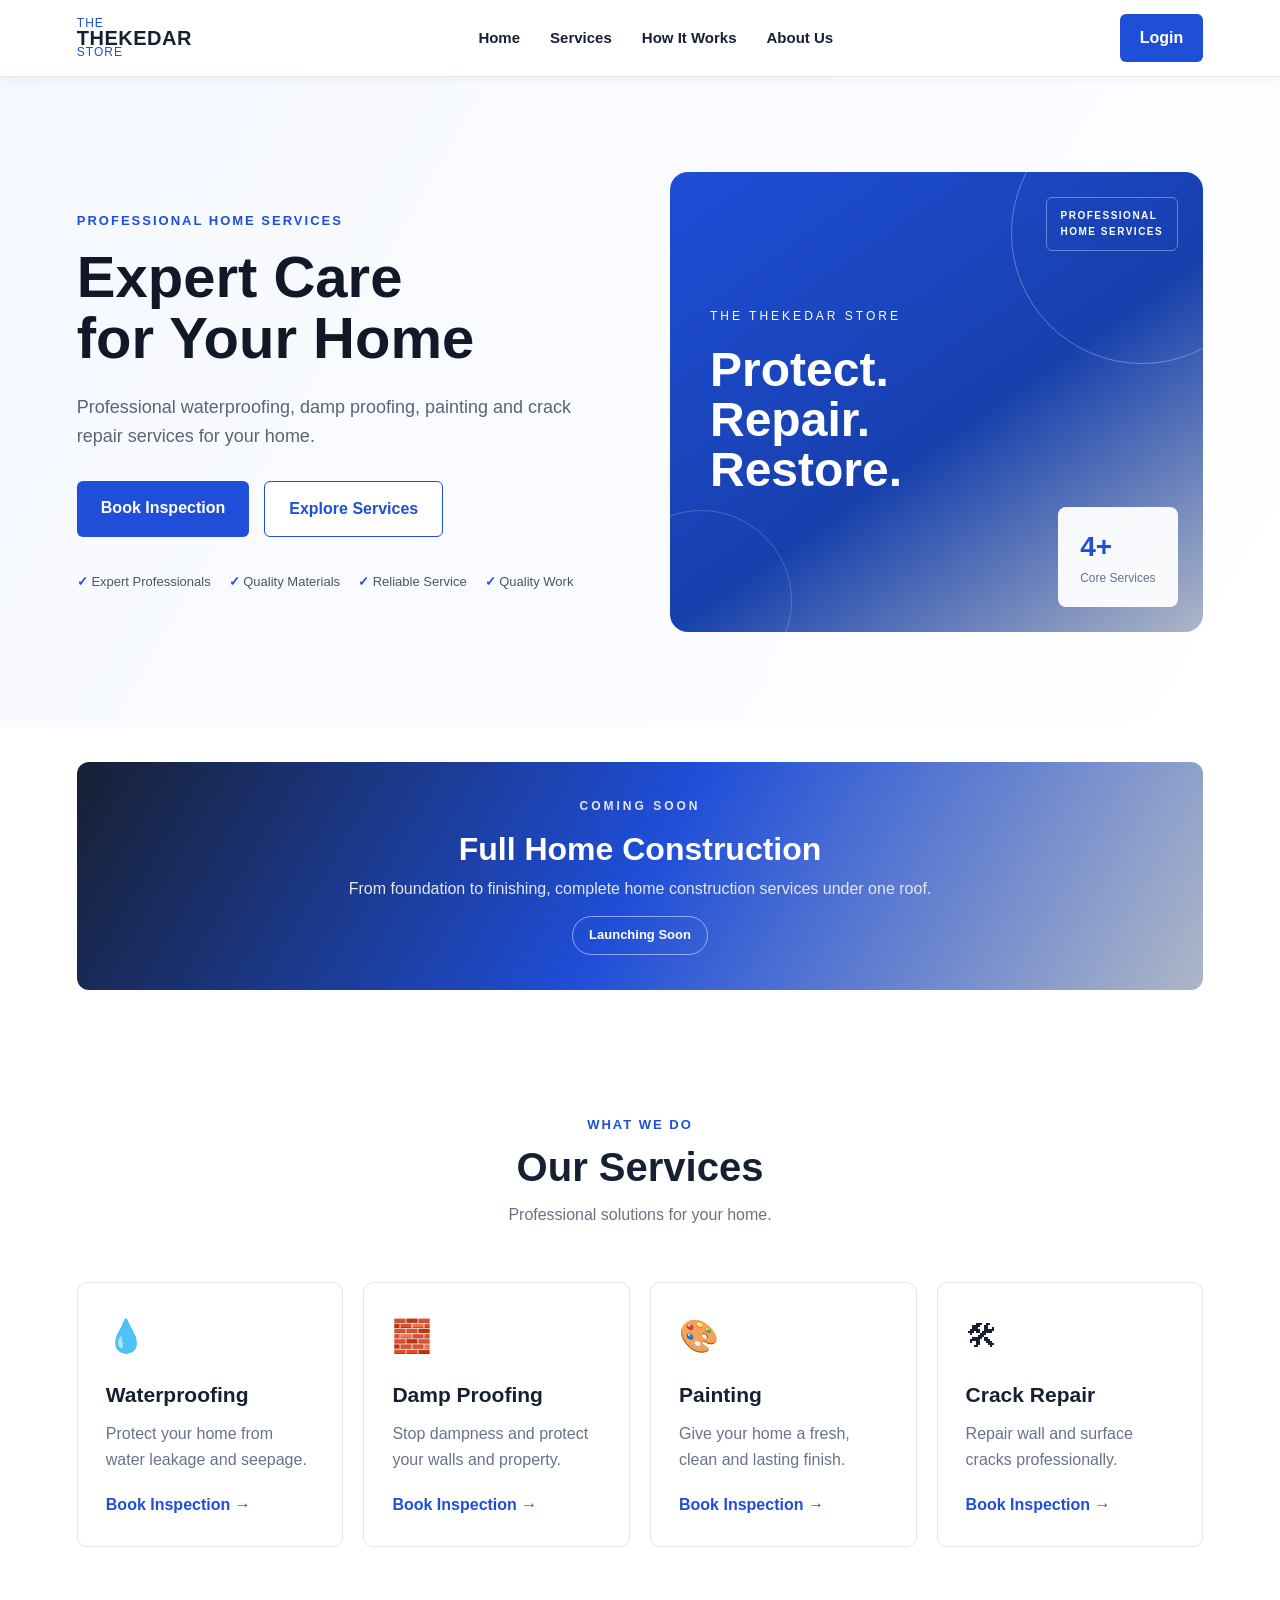
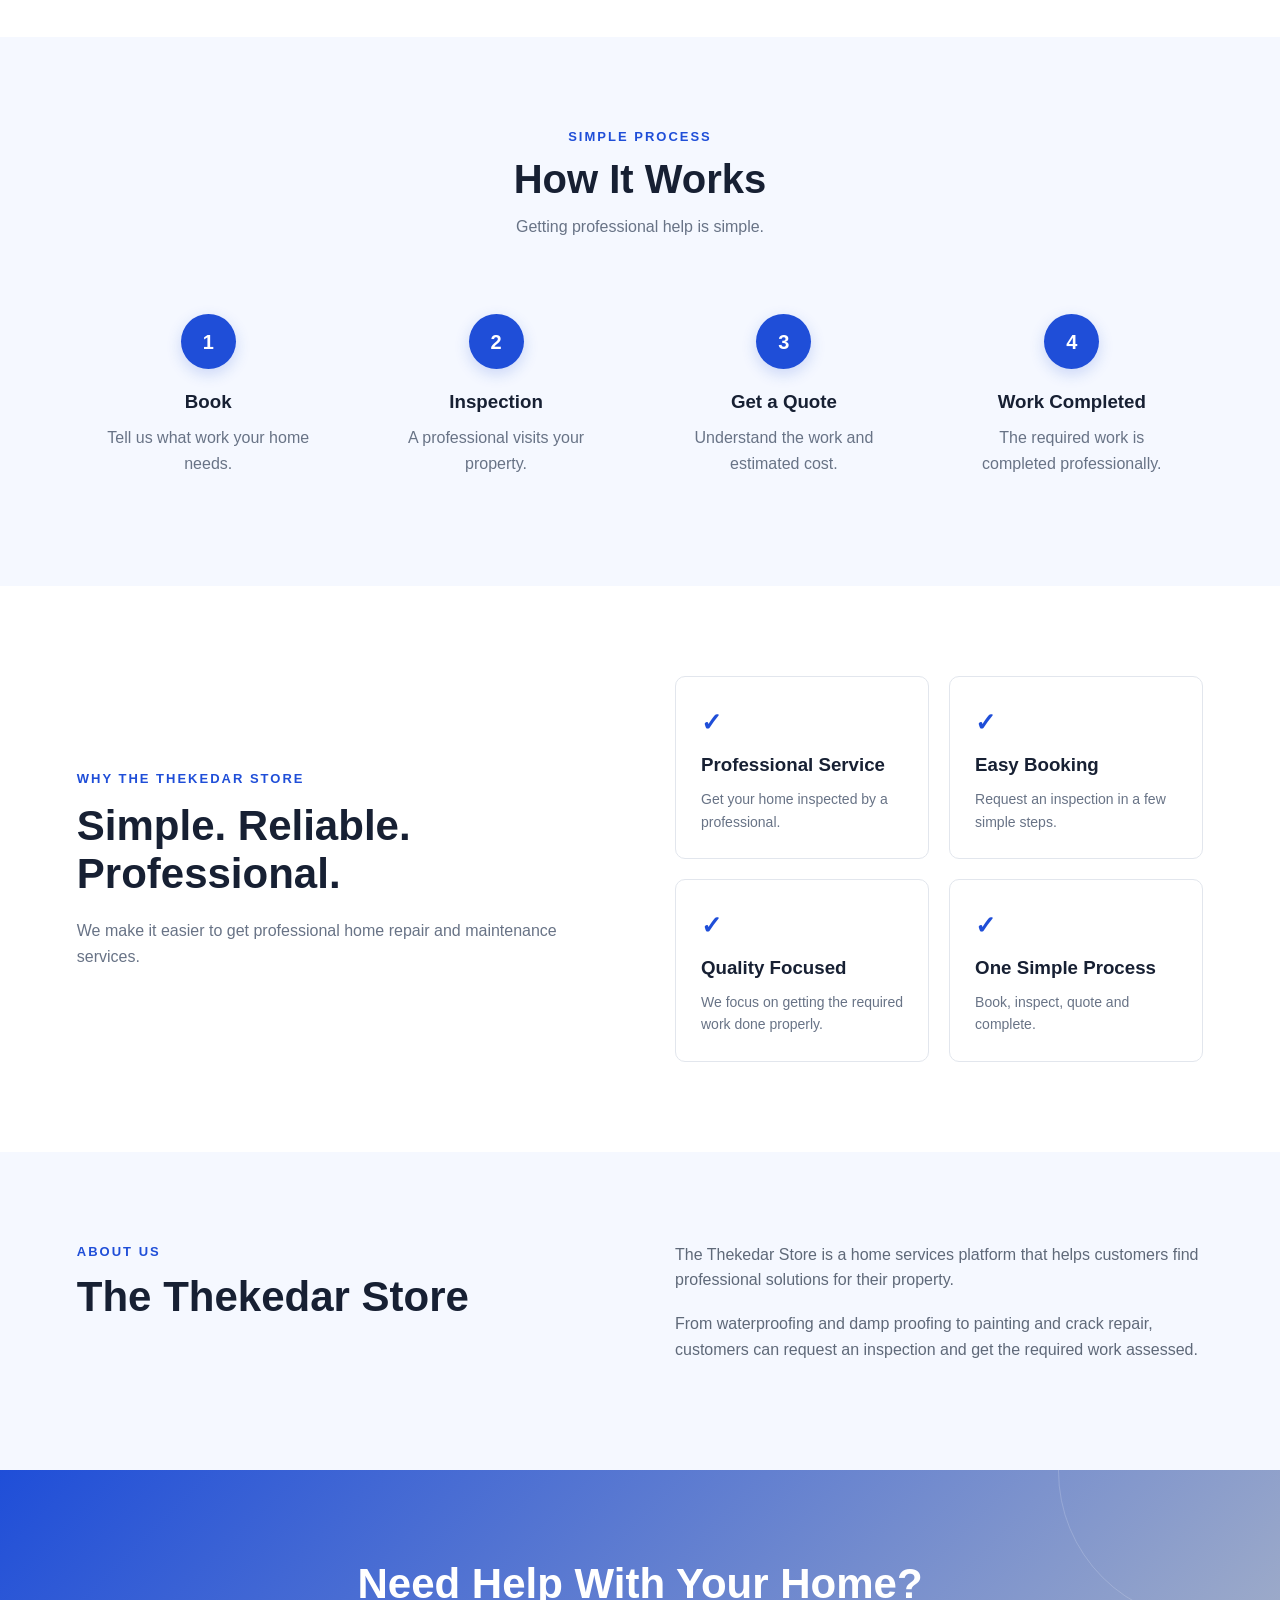
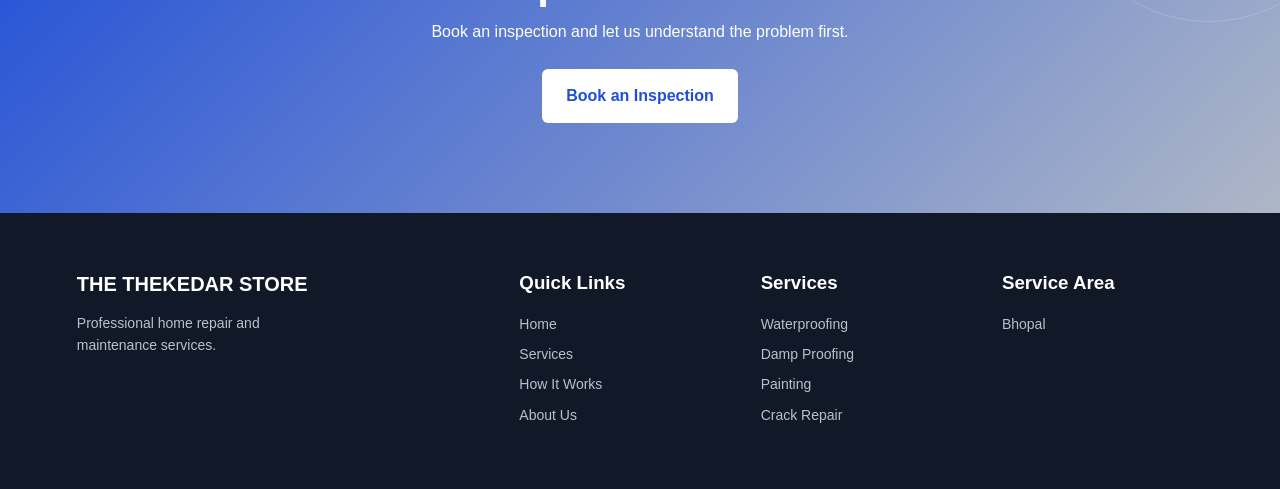
<file: index.html>
<!DOCTYPE html>
<html lang="en">

<head>

    <meta charset="UTF-8">

    <meta
        name="viewport"
        content="width=device-width, initial-scale=1.0"
    >

    <title>The Thekedar Store</title>

    <link
        rel="stylesheet"
        href="css/style.css"
    >

</head>

<body>

<!-- ================= NAVBAR ================= -->

<nav class="navbar">

    <div class="logo">

        <span>THE</span>
        <strong>THEKEDAR</strong>
        <span>STORE</span>

    </div>


    <div class="nav-links">

        <a href="#home">
            Home
        </a>

        <a href="#services">
            Services
        </a>

        <a href="#how-it-works">
            How It Works
        </a>

        <a href="#about">
            About Us
        </a>

    </div>


    <a
        href="auth.html"
        class="nav-button"
    >
        Login
    </a>

</nav>


<!-- ================= HERO ================= -->

<section
    id="home"
    class="hero"
>

    <div class="hero-content">

        <p class="hero-tag">
            PROFESSIONAL HOME SERVICES
        </p>


        <h1>
            Expert Care
            <br>
            for Your Home
        </h1>


        <p class="hero-text">

            Professional waterproofing,
            damp proofing, painting and
            crack repair services for your home.

        </p>


        <div class="hero-buttons">

            <a
                href="auth.html"
                class="primary-button"
            >
                Book Inspection
            </a>


            <a
                href="#services"
                class="secondary-button"
            >
                Explore Services
            </a>

        </div>


        <div class="trust-points">

            <div>
                <strong>✓</strong>
                Expert Professionals
            </div>

            <div>
                <strong>✓</strong>
                Quality Materials
            </div>

            <div>
                <strong>✓</strong>
                Reliable Service
            </div>

            <div>
                <strong>✓</strong>
                Quality Work
            </div>

        </div>

    </div>


    <div class="hero-image">

    <div class="hero-visual">

        <div class="visual-badge">

            PROFESSIONAL
            <br>
            HOME SERVICES

        </div>


        <div class="visual-content">

            <span>
                THE THEKEDAR STORE
            </span>

            <strong>
                Protect.
                <br>
                Repair.
                <br>
                Restore.
            </strong>

        </div>


        <div class="visual-card">

            <strong>
                4+
            </strong>

            <span>
                Core Services
            </span>

        </div>

    </div>

</div>

</section>

<!-- ================= CONSTRUCTION COMING SOON ================= -->

<section class="coming-soon">

    <div class="coming-soon-content">

        <p class="coming-soon-tag">
            COMING SOON
        </p>

        <h2>
            Full Home Construction
        </h2>

        <p>
            From foundation to finishing,
            complete home construction services
            under one roof.
        </p>

        <span>
            Launching Soon
        </span>

    </div>

</section>


<!-- ================= SERVICES ================= -->

<section
    id="services"
    class="section"
>

    <div class="section-heading">

        <p>
            WHAT WE DO
        </p>

        <h2>
            Our Services
        </h2>

        <span>
            Professional solutions for your home.
        </span>

    </div>


    <div class="service-grid">


        <div class="service-card">

            <div class="service-icon">
                💧
            </div>

            <h3>
                Waterproofing
            </h3>

            <p>
                Protect your home from
                water leakage and seepage.
            </p>

            <a href="auth.html">
                Book Inspection →
            </a>

        </div>


        <div class="service-card">

            <div class="service-icon">
                🧱
            </div>

            <h3>
                Damp Proofing
            </h3>

            <p>
                Stop dampness and protect
                your walls and property.
            </p>

            <a href="auth.html">
                Book Inspection →
            </a>

        </div>


        <div class="service-card">

            <div class="service-icon">
                🎨
            </div>

            <h3>
                Painting
            </h3>

            <p>
                Give your home a fresh,
                clean and lasting finish.
            </p>

            <a href="auth.html">
                Book Inspection →
            </a>

        </div>


        <div class="service-card">

            <div class="service-icon">
                🛠
            </div>

            <h3>
                Crack Repair
            </h3>

            <p>
                Repair wall and surface
                cracks professionally.
            </p>

            <a href="auth.html">
                Book Inspection →
            </a>

        </div>

    </div>

</section>


<!-- ================= HOW IT WORKS ================= -->

<section
    id="how-it-works"
    class="section how-section"
>

    <div class="section-heading">

        <p>
            SIMPLE PROCESS
        </p>

        <h2>
            How It Works
        </h2>

        <span>
            Getting professional help is simple.
        </span>

    </div>


    <div class="steps">


        <div class="step">

            <div class="step-number">
                1
            </div>

            <h3>
                Book
            </h3>

            <p>
                Tell us what work
                your home needs.
            </p>

        </div>


        <div class="step">

            <div class="step-number">
                2
            </div>

            <h3>
                Inspection
            </h3>

            <p>
                A professional visits
                your property.
            </p>

        </div>


        <div class="step">

            <div class="step-number">
                3
            </div>

            <h3>
                Get a Quote
            </h3>

            <p>
                Understand the work
                and estimated cost.
            </p>

        </div>


        <div class="step">

            <div class="step-number">
                4
            </div>

            <h3>
                Work Completed
            </h3>

            <p>
                The required work is
                completed professionally.
            </p>

        </div>

    </div>

</section>


<!-- ================= WHY US ================= -->

<section class="why-section">

    <div class="why-content">

        <p>
            WHY THE THEKEDAR STORE
        </p>

        <h2>
            Simple. Reliable.
            Professional.
        </h2>

        <p class="why-text">

            We make it easier to get
            professional home repair
            and maintenance services.

        </p>

    </div>


    <div class="why-grid">

        <div>

            <strong>✓</strong>

            <h3>
                Professional Service
            </h3>

            <p>
                Get your home inspected
                by a professional.
            </p>

        </div>


        <div>

            <strong>✓</strong>

            <h3>
                Easy Booking
            </h3>

            <p>
                Request an inspection
                in a few simple steps.
            </p>

        </div>


        <div>

            <strong>✓</strong>

            <h3>
                Quality Focused
            </h3>

            <p>
                We focus on getting the
                required work done properly.
            </p>

        </div>


        <div>

            <strong>✓</strong>

            <h3>
                One Simple Process
            </h3>

            <p>
                Book, inspect, quote
                and complete.
            </p>

        </div>

    </div>

</section>


<!-- ================= ABOUT ================= -->

<section
    id="about"
    class="section about-section"
>

    <div>

        <p>
            ABOUT US
        </p>

        <h2>
            The Thekedar Store
        </h2>

    </div>


    <div>

        <p>

            The Thekedar Store is a home
            services platform that helps
            customers find professional
            solutions for their property.

        </p>

        <p>

            From waterproofing and damp
            proofing to painting and crack
            repair, customers can request
            an inspection and get the
            required work assessed.

        </p>

    </div>

</section>

<!-- ================= CTA ================= -->

<section class="cta-section">

    <h2>
        Need Help With Your Home?
    </h2>

    <p>
        Book an inspection and let us
        understand the problem first.
    </p>

    <a
        href="auth.html"
        class="primary-button"
    >
        Book an Inspection
    </a>

</section>

<!-- ================= FOOTER ================= -->

<footer>

    <div class="footer-logo">

        THE THEKEDAR STORE

        <p>
            Professional home repair
            and maintenance services.
        </p>

    </div>


    <div>

        <h3>
            Quick Links
        </h3>

        <a href="#home">
            Home
        </a>

        <a href="#services">
            Services
        </a>

        <a href="#how-it-works">
            How It Works
        </a>

        <a href="#about">
            About Us
        </a>

    </div>


    <div>

        <h3>
            Services
        </h3>

        <span>
            Waterproofing
        </span>

        <span>
            Damp Proofing
        </span>

        <span>
            Painting
        </span>

        <span>
            Crack Repair
        </span>

    </div>


    <div>

        <h3>
            Service Area
        </h3>

        <span>
            Bhopal
        </span>

    </div>

</footer>

<script src="js/source.js"></script>

</body>

</html>
</file>
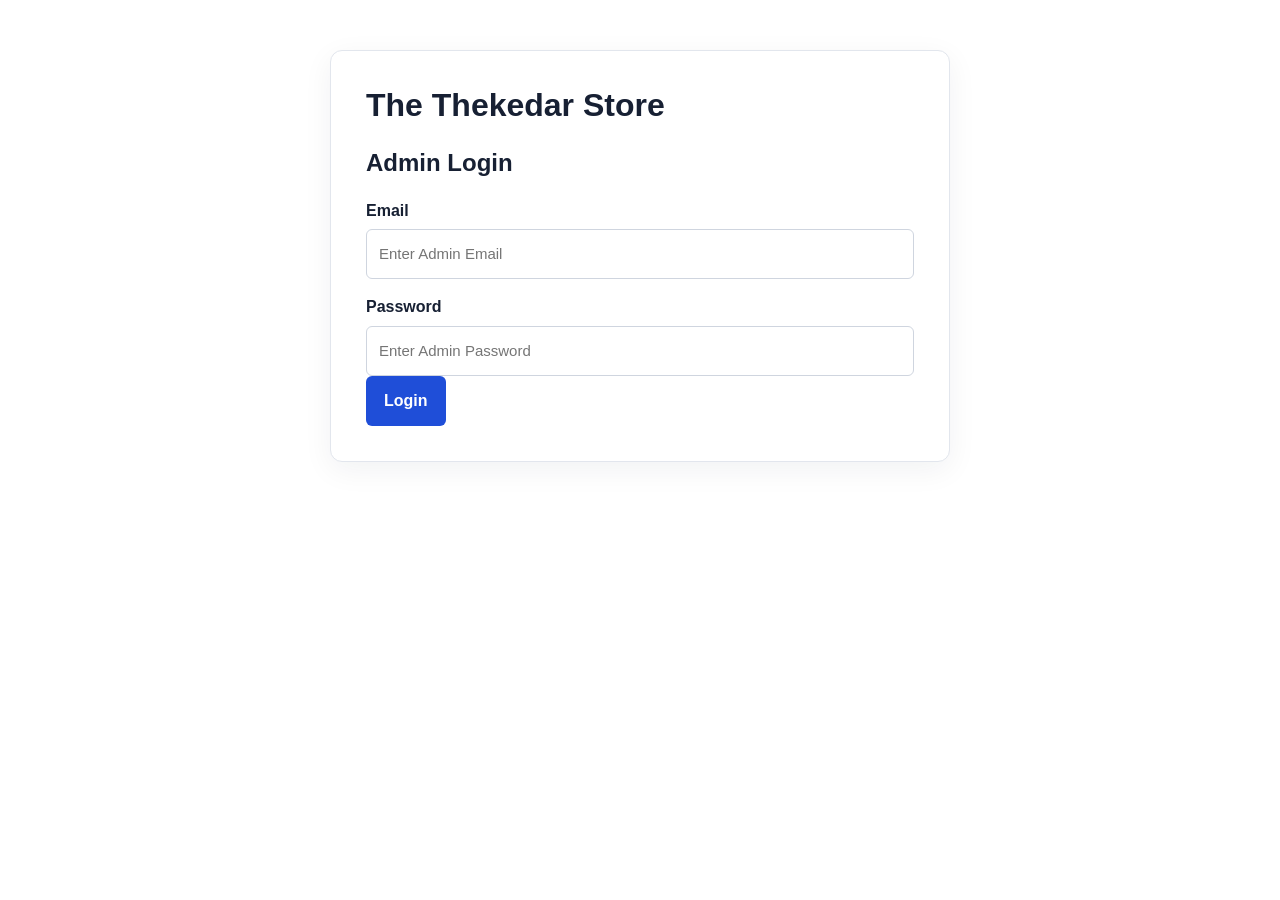
<file: admin-login.html>
<!DOCTYPE html>
<html lang="en">

<head>

    <meta charset="UTF-8">

    <meta
        name="viewport"
        content="width=device-width, initial-scale=1.0"
    >

    <title>Admin Login - The Thekedar Store</title>

    <link
        rel="stylesheet"
        href="css/style.css"
    >

</head>

<body>

    <div class="container">

        <h1>The Thekedar Store</h1>

        <h2>Admin Login</h2>

        <form id="adminLoginForm">

            <label for="email">
                Email
            </label>

            <input
                type="email"
                id="email"
                placeholder="Enter Admin Email"
                required
            >

            <label for="password">
                Password
            </label>

            <input
                type="password"
                id="password"
                placeholder="Enter Admin Password"
                required
            >

            <button type="submit">
                Login
            </button>

        </form>

    </div>

    <script src="js/admin-login.js"></script>

</body>

</html>
</file>
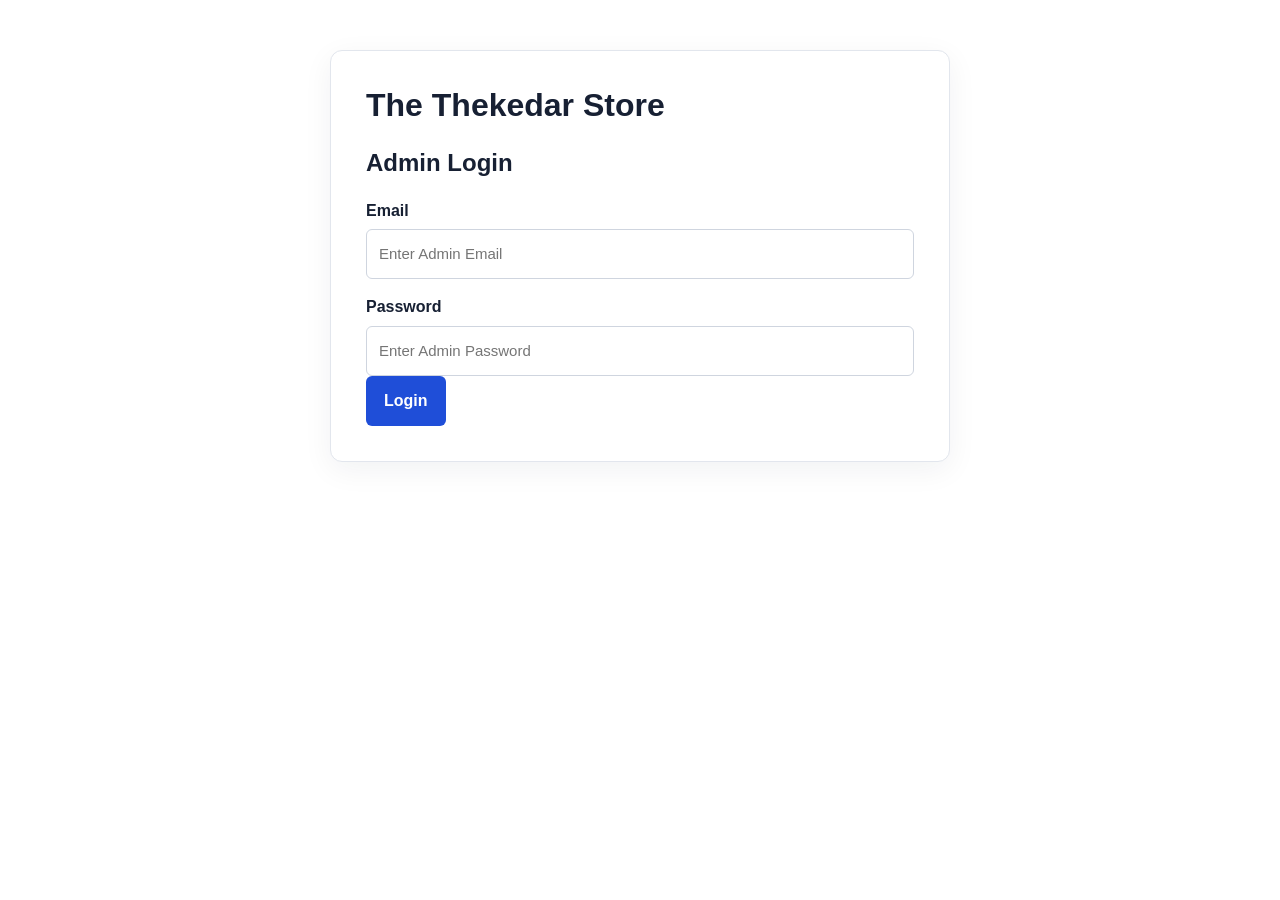
<file: admin.html>
<!DOCTYPE html>
<html lang="en">

<head>

    <meta charset="UTF-8">

    <meta
        name="viewport"
        content="width=device-width, initial-scale=1.0"
    >

    <title>Admin</title>

    <link
        rel="stylesheet"
        href="css/style.css"
    >

</head>

<body>

    <div class="container">

        <h1>
            Admin Dashboard
        </h1>


        <button id="logoutButton">

            Logout

        </button>


        <a href="suppliers.html">

            <button>
                Manage Suppliers
            </button>

        </a>


        <div id="dashboardStats">

            <p>

                <strong>
                    Total Bookings:
                </strong>

                <span id="totalBookings">
                    0
                </span>

            </p>


            <p>

                <strong>
                    Pending:
                </strong>

                <span id="pendingBookings">
                    0
                </span>

            </p>


            <p>

                <strong>
                    Confirmed:
                </strong>

                <span id="confirmedBookings">
                    0
                </span>

            </p>


            <p>

                <strong>
                    Site Visits Done:
                </strong>

                <span id="siteVisitBookings">
                    0
                </span>

            </p>


            <p>

                <strong>
                    Quote Sent:
                </strong>

                <span id="quoteBookings">
                    0
                </span>

            </p>


            <p>

                <strong>
                    Completed:
                </strong>

                <span id="completedBookings">
                    0
                </span>

            </p>


            <p>

                <strong>
                    Cancelled:
                </strong>

                <span id="cancelledBookings">
                    0
                </span>

            </p>

        </div>


        <br>
        <br>


        <label for="sourceFilter">

            Filter by Source

        </label>


        <select id="sourceFilter">

            <option value="">
                All Bookings
            </option>

        </select>


        <br>
        <br>


        <div class="table-wrapper">

            <table border="1" width="100%">

                <thead>

                    <tr>

                        <th>
                            ID
                        </th>

                        <th>
                            Name
                        </th>

                        <th>
                            Phone
                        </th>

                        <th>
                            Service
                        </th>

                        <th>
                            Status
                        </th>

                        <th>
                            Source
                        </th>

                        <th>
                            Action
                        </th>

                    </tr>

                </thead>


                <tbody id="bookingTable">

                </tbody>

            </table>

        </div>

    </div>


    <script src="js/admin.js"></script>

</body>

</html>
</file>
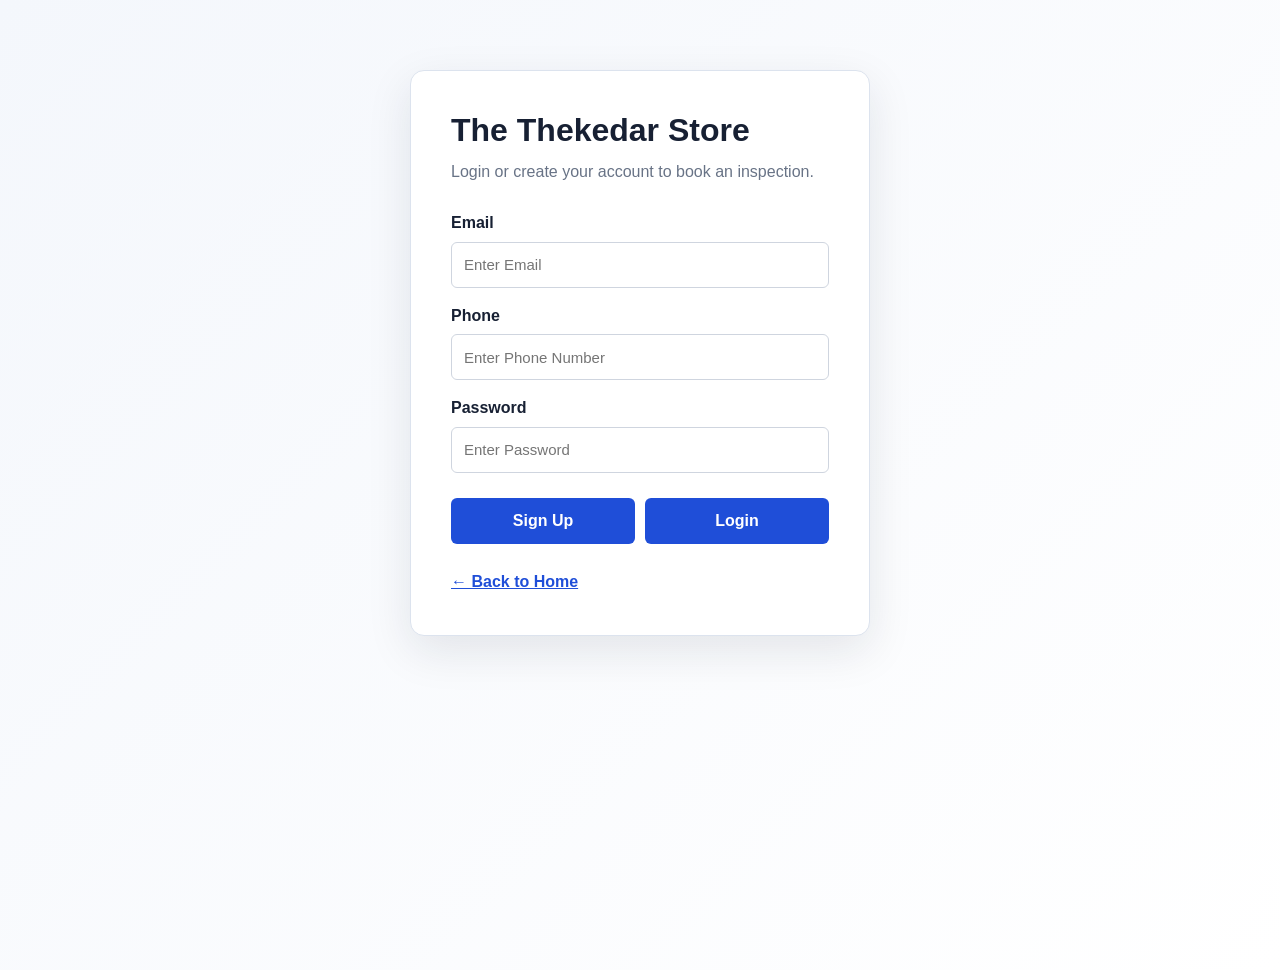
<file: auth.html>
<!DOCTYPE html>
<html lang="en">

<head>

    <meta charset="UTF-8">

    <meta
        name="viewport"
        content="width=device-width, initial-scale=1.0"
    >

    <title>
        Login | The Thekedar Store
    </title>

    <link
        rel="stylesheet"
        href="css/style.css"
    >

</head>

<body>

    <div class="container">

        <h1>
            The Thekedar Store
        </h1>

        <p>
            Login or create your account
            to book an inspection.
        </p>


        <form id="authForm">

            <label>
                Email
            </label>

            <input
                type="email"
                id="email"
                placeholder="Enter Email"
                required
            >


            <label>
                Phone
            </label>

            <input
                type="text"
                id="phone"
                placeholder="Enter Phone Number"
            >


            <label>
                Password
            </label>

            <input
                type="password"
                id="password"
                placeholder="Enter Password"
                required
            >


            <div class="button-group">

                <button
                    type="button"
                    id="signupButton"
                >
                    Sign Up
                </button>


                <button
                    type="button"
                    id="loginButton"
                >
                    Login
                </button>

            </div>

        </form>


        <br>


        <a href="index.html">
            ← Back to Home
        </a>

    </div>


    <script src="js/auth.js"></script>

</body>

</html>
</file>
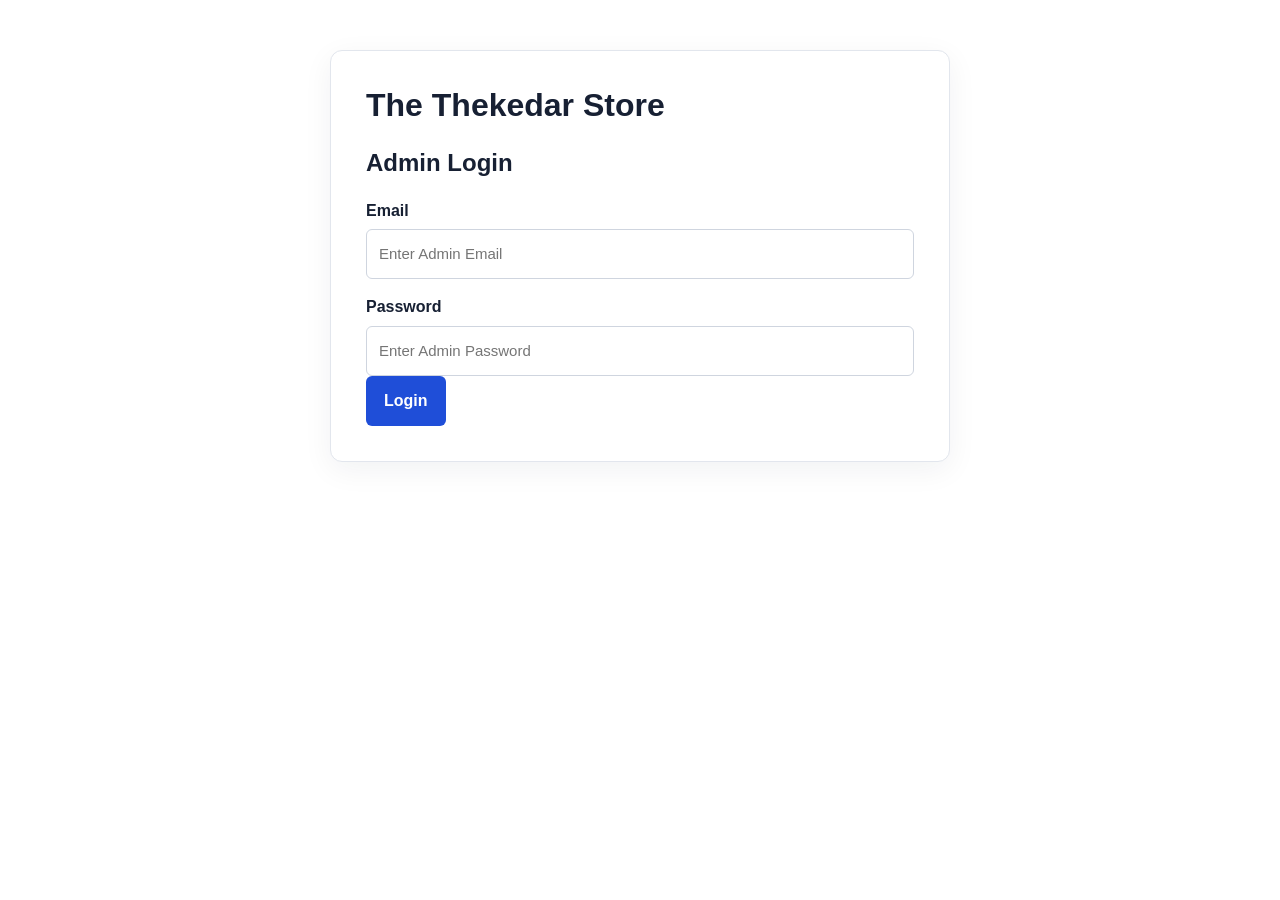
<file: booking-details.html>
<!DOCTYPE html>
<html lang="en">

<head>

    <meta charset="UTF-8">

    <meta name="viewport" content="width=device-width, initial-scale=1.0">

    <title>Booking Details</title>

    <link rel="stylesheet" href="css/style.css">

</head>

<body>

<div class="container">

    <h1>Booking Details</h1>

    <p><strong>Name:</strong> <span id="name"></span></p>

    <p><strong>Phone:</strong> <span id="phone"></span></p>

    <p><strong>Address:</strong> <span id="address"></span></p>

    <p><strong>Service:</strong> <span id="service"></span></p>

    <p><strong>Date:</strong> <span id="date"></span></p>

    <p><strong>Time:</strong> <span id="time"></span></p>

    <p><strong>Notes:</strong> <span id="notes"></span></p>

    <label>Status</label>

    <label>Status</label>

<select id="status">

    <option value="PENDING">

        PENDING

    </option>

    <option value="CONFIRMED">

        CONFIRMED

    </option>

    <option value="SITE_VISIT_DONE">

        SITE VISIT DONE

    </option>

    <option value="QUOTE_SENT">

        QUOTE SENT

    </option>

    <option value="COMPLETED">

        COMPLETED

    </option>

    <option value="CANCELLED">

        CANCELLED

    </option>

</select>

    <br><br>

    <button id="saveButton">

        Save

    </button>

</div>

<script src="js/booking-details.js"></script>

</body>

</html>
</file>
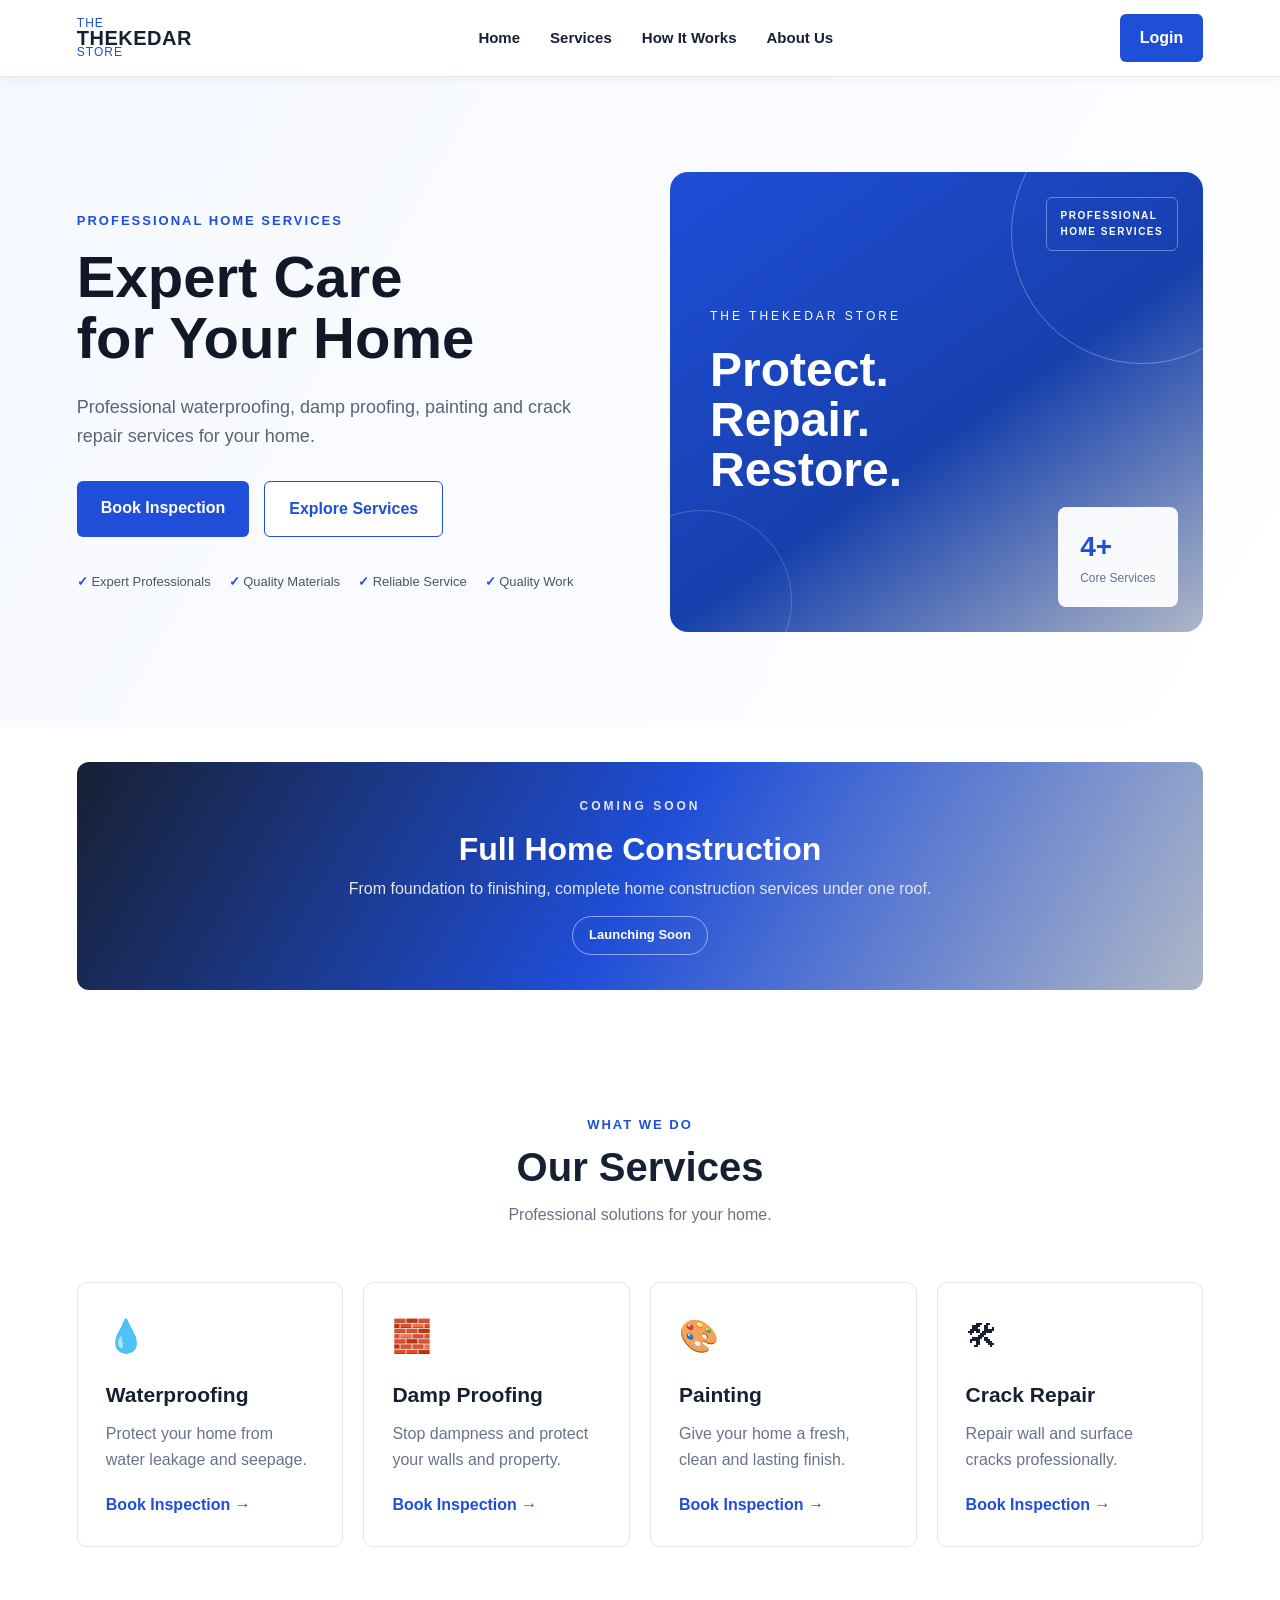
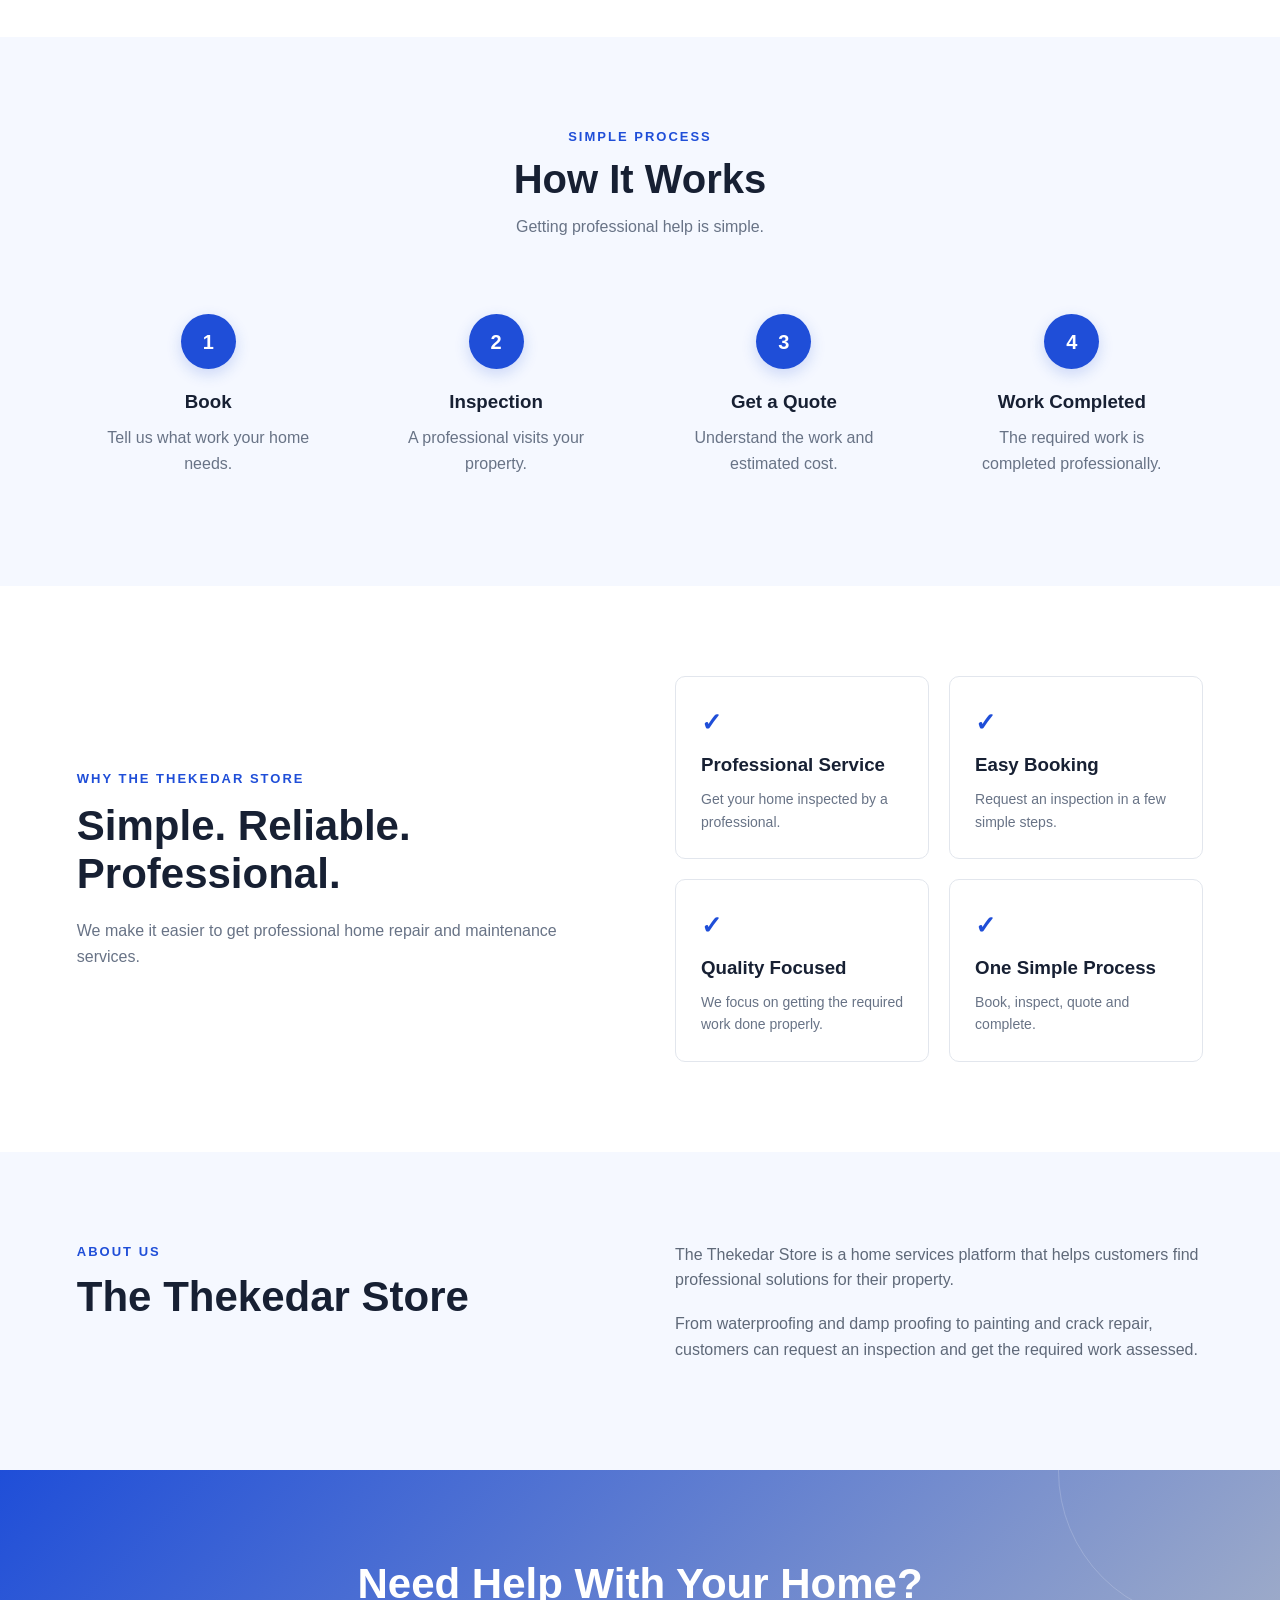
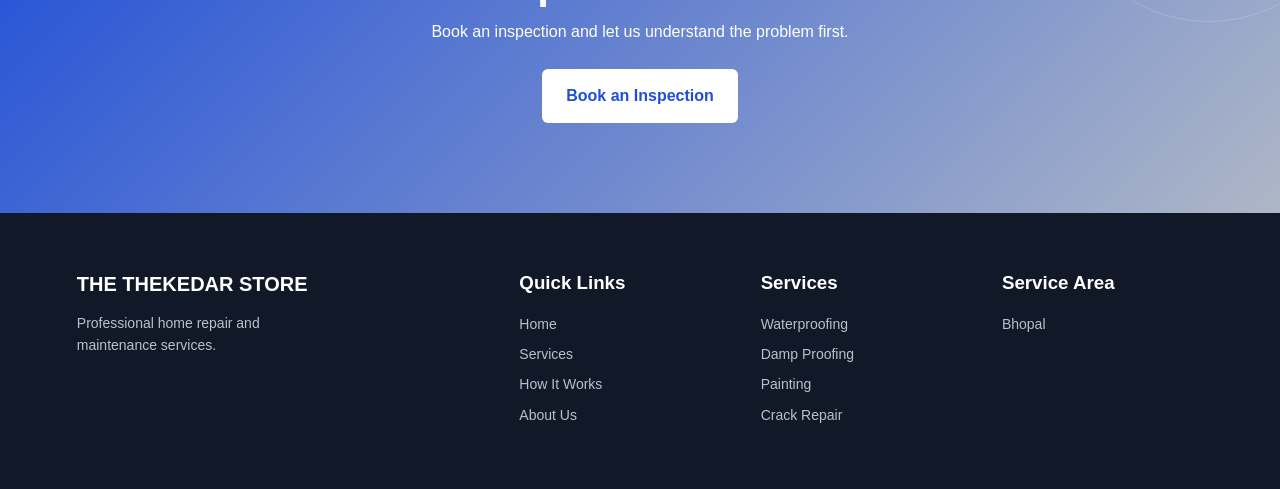
<file: booking.html>
<!DOCTYPE html>
<html lang="en">

<head>

    <meta charset="UTF-8">

    <meta
        name="viewport"
        content="width=device-width, initial-scale=1.0"
    >

    <title>Book Inspection | Thekedar Store</title>

    <link
        rel="stylesheet"
        href="css/style.css"
    >

</head>

<body>

<div class="container">

    <h1>Book Inspection</h1>


    <button id="logoutButton">

        Logout

    </button>


    <br>
    <br>


    <form id="bookingForm">


        <!-- NAME -->

        <label for="name">
            Name
        </label>

        <input
            type="text"
            id="name"
            placeholder="Enter Your Name"
            required
        >


        <!-- PHONE -->

        <label for="phone">
            Phone
        </label>

        <input
            type="tel"
            id="phone"
            placeholder="Enter 10-digit Phone Number"
            inputmode="numeric"
            maxlength="10"
            required
        >


        <!-- ADDRESS -->

        <label for="address">
            Full Address
        </label>

        <textarea
            id="address"
            rows="3"
            placeholder="House No., Street, Locality, Landmark, Bhopal"
            required
        ></textarea>


        <!-- SERVICE -->

        <label for="service">
            Service
        </label>

        <select
            id="service"
            required
        >

            <option value="">
                Select Service
            </option>

            <option value="Damp Proofing">
                Damp Proofing
            </option>

            <option value="Waterproofing">
                Waterproofing
            </option>

            <option value="Painting">
                Painting
            </option>

            <option value="Crack Repair">
                Crack Repair
            </option>

        </select>


        <!-- DATE -->

        <label for="date">
            Preferred Date
        </label>

        <input
            type="date"
            id="date"
            required
        >


        <!-- TIME -->

        <label for="time">
            Preferred Time
        </label>

        <select
            id="time"
            required
        >

            <option value="">
                Select Time
            </option>

            <option value="09:00">
                9:00 AM
            </option>

            <option value="09:30">
                9:30 AM
            </option>

            <option value="10:00">
                10:00 AM
            </option>

            <option value="10:30">
                10:30 AM
            </option>

            <option value="11:00">
                11:00 AM
            </option>

            <option value="11:30">
                11:30 AM
            </option>

            <option value="12:00">
                12:00 PM
            </option>

            <option value="12:30">
                12:30 PM
            </option>

            <option value="13:00">
                1:00 PM
            </option>

            <option value="13:30">
                1:30 PM
            </option>

            <option value="14:00">
                2:00 PM
            </option>

            <option value="14:30">
                2:30 PM
            </option>

            <option value="15:00">
                3:00 PM
            </option>

            <option value="15:30">
                3:30 PM
            </option>

            <option value="16:00">
                4:00 PM
            </option>

        </select>


        <!-- NOTES -->

        <label for="notes">
            Problem Description
        </label>

        <textarea
            id="notes"
            rows="4"
            placeholder="Describe the issue..."
        ></textarea>


        <!-- SUBMIT -->

        <button
            type="submit"
            id="submitBookingButton"
        >

            Book Inspection

        </button>


    </form>


</div>


<script src="js/source.js"></script>
<script src="js/booking.js"></script>

</body>

</html>
</file>
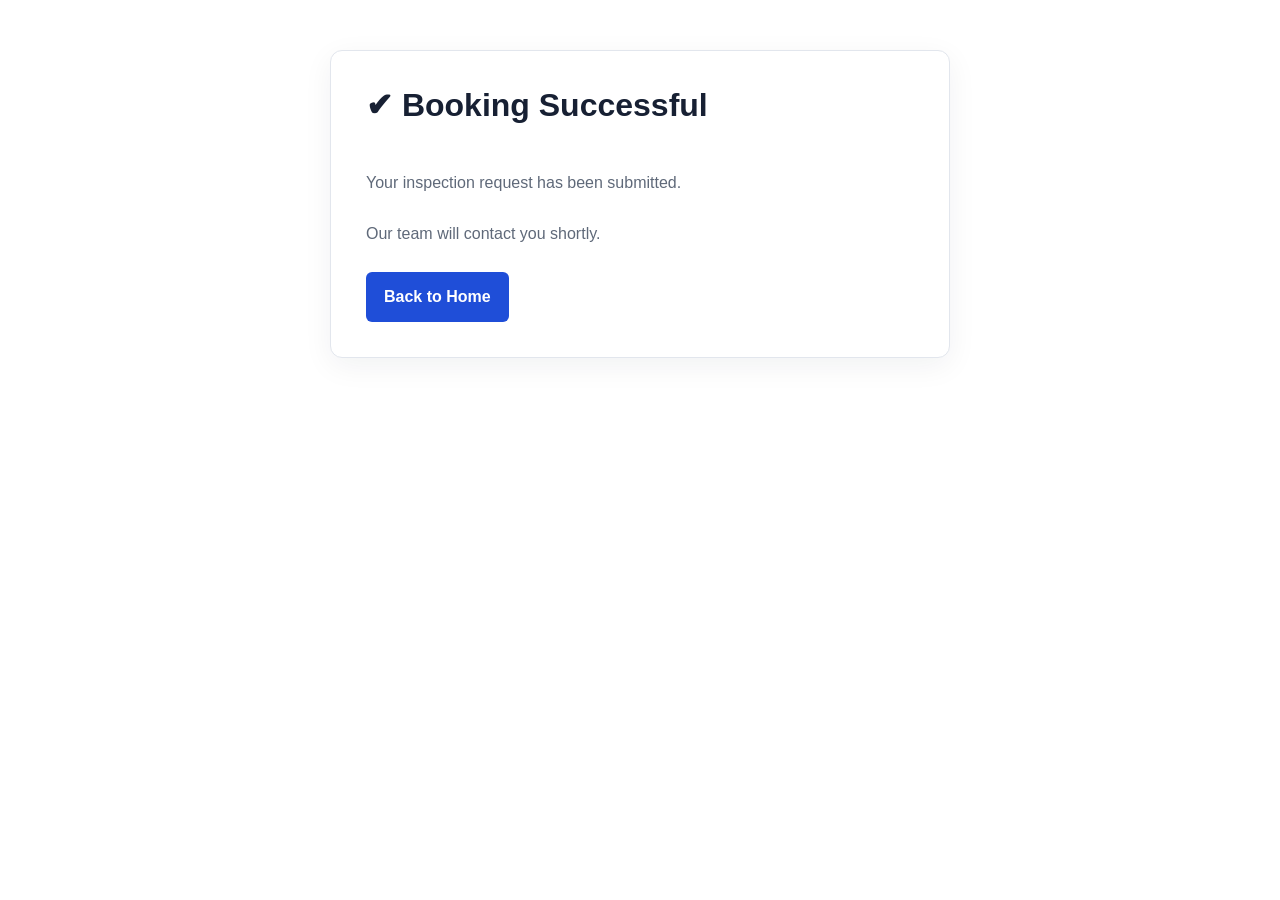
<file: success.html>
<!DOCTYPE html>
<html lang="en">
<head>

    <meta charset="UTF-8">
    <meta name="viewport" content="width=device-width, initial-scale=1.0">

    <title>Success</title>

    <link rel="stylesheet" href="css/style.css">

</head>
<body>

<div class="container success">

    <h1>✔ Booking Successful</h1>

    <br>

    <p>Your inspection request has been submitted.</p>

    <br>

    <p>Our team will contact you shortly.</p>

    <br>

    <button onclick="window.location.href='index.html'">

        Back to Home

    </button>

</div>

</body>
</html>
</file>
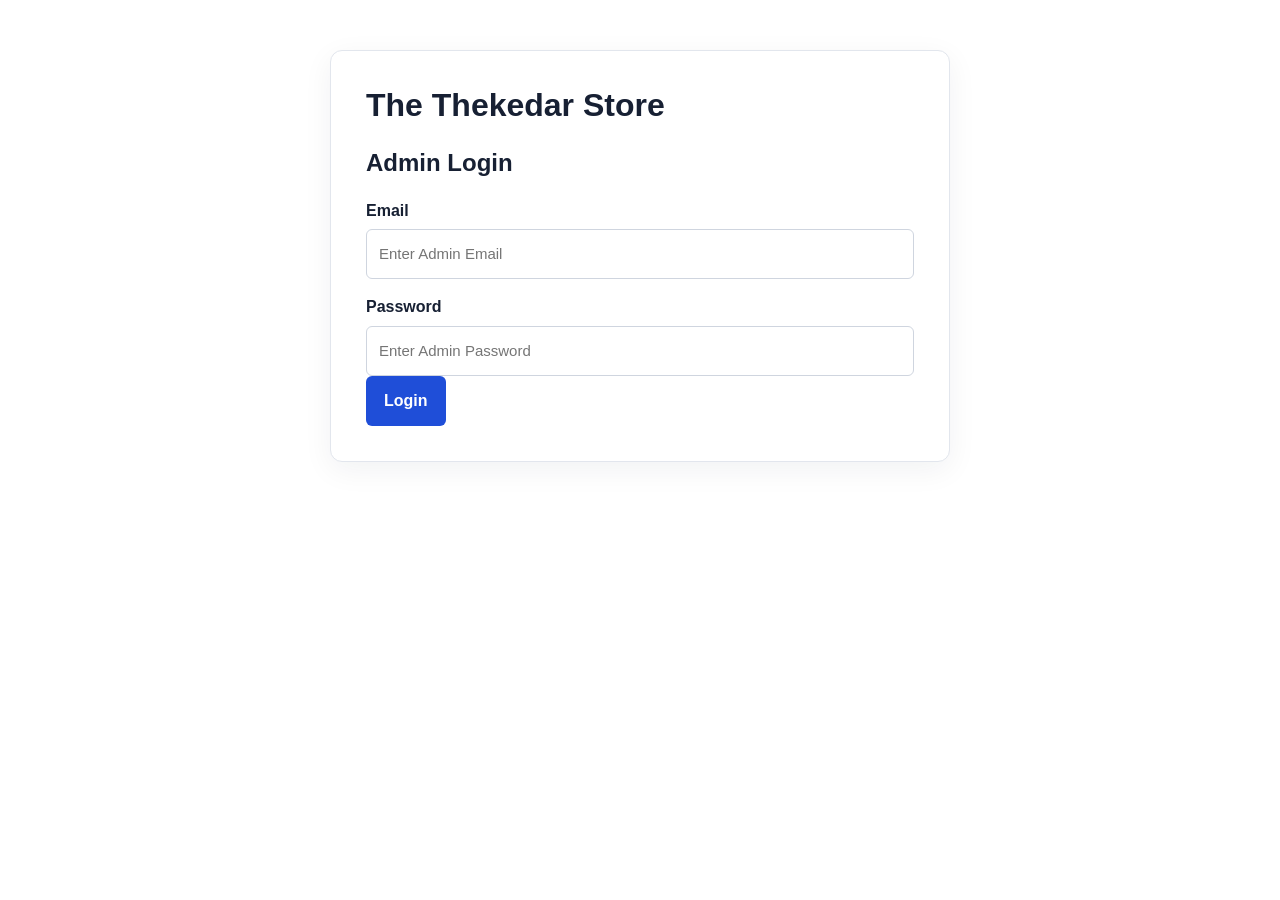
<file: supplier-details.html>
<!DOCTYPE html>
<html lang="en">

<head>

    <meta charset="UTF-8">

    <meta
        name="viewport"
        content="width=device-width, initial-scale=1.0"
    >

    <title>Supplier Details</title>

    <link
        rel="stylesheet"
        href="css/style.css"
    >

</head>

<body>

    <div class="container">

        <h1>Supplier Details</h1>

        <form id="supplierForm">

            <label>Supplier Code</label>

            <input
                type="text"
                id="supplierCode"
                readonly
            >

            <label>Supplier Booking Link</label>

            <input
                type="text"
                id="supplierBookingLink"
                readonly
            >

            <br>

            <button
                type="button"
                id="copyBookingLinkButton"
            >
                Copy Booking Link
            </button>

            <br>
            <br>

            <button
                type="button"
                id="shareWhatsAppButton"
            >
                Share on WhatsApp
            </button>

            <br>
            <br>

            <label>Supplier Name</label>

            <input
                type="text"
                id="supplierName"
                placeholder="Enter supplier name"
            >

            <label>Phone</label>

            <input
                type="text"
                id="phone"
                placeholder="Enter phone number"
            >

            <label>Area</label>

            <input
                type="text"
                id="area"
                placeholder="Enter area"
            >

            <label>Address</label>

            <textarea
                id="address"
                placeholder="Enter supplier address"
            ></textarea>

            <label>Status</label>

            <select id="status">

                <option value="UNASSIGNED">
                    UNASSIGNED
                </option>

                <option value="ACTIVE">
                    ACTIVE
                </option>

                <option value="INACTIVE">
                    INACTIVE
                </option>

            </select>

            <br>
            <br>

            <button type="submit">
                Save Supplier
            </button>

        </form>

        <br>

        <hr>

        <h2>Supplier Performance</h2>

        <p>

            Bookings Generated:

            <strong id="bookingCount">
                0
            </strong>

        </p>

        <br>

        <button id="viewBookingsButton">
            View Supplier Bookings
        </button>

        <br>
        <br>

        <button id="backButton">
            Back to Suppliers
        </button>

        <br>
        <br>

        <button id="logoutButton">
            Logout
        </button>

    </div>

    <script src="js/supplier-details.js"></script>

</body>

</html>
</file>
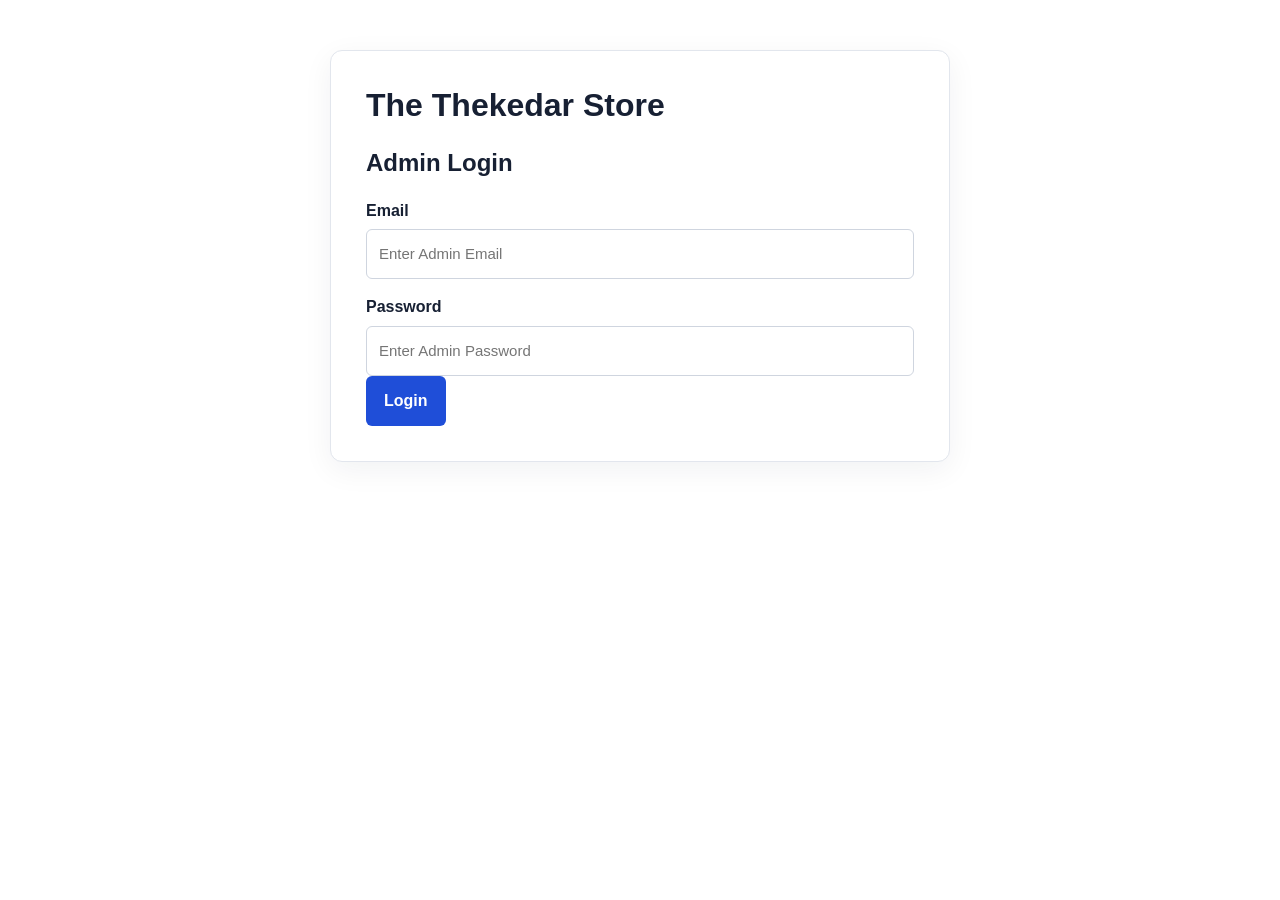
<file: suppliers.html>
<!DOCTYPE html>
<html lang="en">

<head>

    <meta charset="UTF-8">

    <meta
        name="viewport"
        content="width=device-width, initial-scale=1.0"
    >

    <title>
        Suppliers - The Thekedar Store
    </title>

    <link
        rel="stylesheet"
        href="css/style.css"
    >

</head>

<body>

    <div class="container">

        <h1>
            Supplier Management
        </h1>


        <button id="backButton">

            Back to Dashboard

        </button>


        <button id="logoutButton">

            Logout

        </button>


        <br>
        <br>


        <h2>
            Create Supplier
        </h2>


        <form id="createSupplierForm">

            <label>
                Supplier Name
            </label>

            <input
                type="text"
                id="newSupplierName"
                placeholder="Enter supplier name"
                required
            >


            <label>
                Phone
            </label>

            <input
                type="text"
                id="newSupplierPhone"
                placeholder="Enter phone number"
            >


            <label>
                Area
            </label>

            <input
                type="text"
                id="newSupplierArea"
                placeholder="Enter area"
            >


            <label>
                Address
            </label>

            <textarea
                id="newSupplierAddress"
                placeholder="Enter address"
            ></textarea>


            <br>
            <br>


            <button type="submit">

                Create Supplier

            </button>

        </form>


        <hr>


        <br>


        <div class="table-wrapper">

            <table border="1" width="100%">

                <thead>

                    <tr>

                        <th>
                            Supplier Code
                        </th>

                        <th>
                            Supplier Name
                        </th>

                        <th>
                            Phone
                        </th>

                        <th>
                            Area
                        </th>

                        <th>
                            Status
                        </th>

                        <th>
                            Action
                        </th>

                    </tr>

                </thead>


                <tbody id="supplierTable">

                </tbody>

            </table>

        </div>

    </div>


    <script src="js/suppliers.js"></script>

</body>

</html>
</file>
<file: css/style.css>
/* =========================================================
   THE THEKEDAR STORE
   COMPLETE SITE STYLESHEET
   Blue + Metallic Silver Brand System
========================================================= */

/* ==============================
   RESET
============================== */

* {
    margin: 0;
    padding: 0;
    box-sizing: border-box;
}

html {
    scroll-behavior: smooth;
}

body {
    font-family: Arial, sans-serif;
    line-height: 1.6;
    color: #172033;
    background: #ffffff;
}

img {
    max-width: 100%;
    display: block;
}

button,
input,
textarea,
select {
    font: inherit;
}

button {
    cursor: pointer;
}

a {
    color: #1f4ed8;
}


/* ==============================
   NAVBAR
============================== */

.navbar {
    width: 100%;
    min-height: 72px;
    padding: 14px 6%;
    display: flex;
    align-items: center;
    justify-content: space-between;
    gap: 25px;
    background: #ffffff;
    border-bottom: 1px solid #e5e7eb;
    box-shadow: 0 2px 12px rgba(0, 0, 0, 0.05);
    position: sticky;
    top: 0;
    z-index: 100;
}

.logo {
    display: flex;
    flex-direction: column;
    line-height: 0.9;
    color: #1f4ed8;
    font-size: 12px;
    letter-spacing: 1px;
    text-decoration: none;
    flex-shrink: 0;
}

.logo strong {
    font-size: 20px;
    color: #172033;
    letter-spacing: 0.5px;
}

.nav-links {
    display: flex;
    align-items: center;
    gap: 30px;
}

.nav-links a {
    text-decoration: none;
    color: #172033;
    font-size: 15px;
    font-weight: 600;
    transition: 0.2s;
}

.nav-links a:hover {
    color: #1f4ed8;
}

.nav-button {
    display: inline-block;
    text-decoration: none;
    background: #1f4ed8;
    color: white;
    padding: 11px 20px;
    border-radius: 6px;
    font-weight: bold;
    transition: 0.2s;
    flex-shrink: 0;
}

.nav-button:hover {
    transform: translateY(-2px);
    background: #1740ad;
}


/* ==============================
   HERO
============================== */

.hero {
    min-height: 650px;
    padding: 80px 6%;
    display: flex;
    align-items: center;
    gap: 60px;
    background: linear-gradient(120deg, #f5f8ff, #ffffff);
}

.hero-content {
    flex: 1;
    min-width: 0;
}

.hero-tag {
    color: #1f4ed8;
    font-size: 13px;
    font-weight: bold;
    letter-spacing: 2px;
    margin-bottom: 15px;
}

.hero h1 {
    font-size: 58px;
    line-height: 1.05;
    margin-bottom: 25px;
    color: #111827;
}

.hero-text {
    max-width: 550px;
    font-size: 18px;
    color: #5b6475;
    margin-bottom: 30px;
}

.hero-buttons {
    display: flex;
    flex-wrap: wrap;
    gap: 15px;
    margin-bottom: 35px;
}

.primary-button,
.secondary-button {
    display: inline-block;
    padding: 14px 24px;
    border-radius: 6px;
    font-weight: bold;
    text-decoration: none;
    transition: 0.2s;
}

.primary-button {
    background: #1f4ed8;
    color: white;
}

.primary-button:hover {
    background: #1740ad;
    transform: translateY(-2px);
}

.secondary-button {
    color: #1f4ed8;
    border: 1px solid #1f4ed8;
    background: white;
}

.secondary-button:hover {
    background: #1f4ed8;
    color: white;
    transform: translateY(-2px);
}

.trust-points {
    display: flex;
    flex-wrap: wrap;
    gap: 18px;
    font-size: 13px;
    color: #4b5563;
}

.trust-points strong {
    color: #1f4ed8;
}

.hero-image {
    flex: 1;
    min-width: 0;
}

.hero-placeholder {
    min-height: 420px;
    border-radius: 16px;
    background: linear-gradient(135deg, #1f4ed8, #aeb7c7);
    display: flex;
    flex-direction: column;
    justify-content: center;
    align-items: center;
    text-align: center;
    color: white;
    padding: 40px;
}


/* ==============================
   HERO VISUAL
============================== */

.hero-visual {
    min-height: 460px;
    border-radius: 18px;
    background: linear-gradient(145deg, #1f4ed8 0%, #1740ad 55%, #aeb7c7 100%);
    position: relative;
    overflow: hidden;
    padding: 40px;
    display: flex;
    flex-direction: column;
    justify-content: center;
    color: white;
}

.hero-visual::before {
    content: "";
    position: absolute;
    width: 260px;
    height: 260px;
    border: 1px solid rgba(255, 255, 255, 0.3);
    border-radius: 50%;
    right: -70px;
    top: -70px;
}

.hero-visual::after {
    content: "";
    position: absolute;
    width: 180px;
    height: 180px;
    border: 1px solid rgba(255, 255, 255, 0.2);
    border-radius: 50%;
    left: -60px;
    bottom: -60px;
}

.visual-badge {
    position: absolute;
    top: 25px;
    right: 25px;
    padding: 10px 14px;
    border: 1px solid rgba(255, 255, 255, 0.35);
    border-radius: 6px;
    font-size: 10px;
    letter-spacing: 1.5px;
    font-weight: bold;
}

.visual-content {
    position: relative;
    z-index: 2;
}

.visual-content span {
    display: block;
    font-size: 12px;
    letter-spacing: 3px;
    margin-bottom: 18px;
}

.visual-content strong {
    display: block;
    font-size: 48px;
    line-height: 1.05;
}

.visual-card {
    position: absolute;
    z-index: 3;
    bottom: 25px;
    right: 25px;
    padding: 18px 22px;
    background: rgba(255, 255, 255, 0.95);
    color: #172033;
    border-radius: 8px;
    display: flex;
    flex-direction: column;
    min-width: 120px;
}

.visual-card strong {
    font-size: 28px;
    color: #1f4ed8;
}

.visual-card span {
    font-size: 12px;
    color: #687386;
}


/* ==============================
   GENERAL SECTIONS
============================== */

.section {
    padding: 90px 6%;
}

.section-heading {
    text-align: center;
    max-width: 700px;
    margin: 0 auto 55px;
}

.section-heading p {
    color: #1f4ed8;
    font-size: 13px;
    font-weight: bold;
    letter-spacing: 2px;
}

.section-heading h2 {
    font-size: 40px;
    line-height: 1.15;
    margin: 8px 0 12px;
}

.section-heading span {
    color: #687386;
}


/* ==============================
   SERVICES
============================== */

.service-grid {
    display: grid;
    grid-template-columns: repeat(4, 1fr);
    gap: 20px;
}

.service-card {
    min-height: 245px;
    padding: 28px;
    border: 1px solid #e2e6ed;
    border-radius: 10px;
    background: white;
    transition: 0.2s;
}

.service-card:hover {
    transform: translateY(-5px);
    border-color: #1f4ed8;
    box-shadow: 0 10px 30px rgba(31, 78, 216, 0.10);
}

.service-icon {
    font-size: 32px;
    margin-bottom: 15px;
}

.service-card h3 {
    font-size: 21px;
    margin-bottom: 10px;
}

.service-card p {
    color: #687386;
    margin-bottom: 20px;
}

.service-card a {
    display: inline-block;
    color: #1f4ed8;
    text-decoration: none;
    font-weight: bold;
}


/* ==============================
   HOW IT WORKS
============================== */

.how-section {
    background: #f5f8ff;
}

.steps {
    display: grid;
    grid-template-columns: repeat(4, 1fr);
    gap: 25px;
}

.step {
    text-align: center;
    padding: 20px;
}

.step-number {
    width: 55px;
    height: 55px;
    margin: 0 auto 18px;
    border-radius: 50%;
    background: #1f4ed8;
    color: white;
    display: flex;
    align-items: center;
    justify-content: center;
    font-size: 20px;
    font-weight: bold;
    box-shadow: 0 5px 15px rgba(31, 78, 216, 0.20);
}

.step h3 {
    margin-bottom: 8px;
}

.step p {
    color: #687386;
}


/* ==============================
   WHY US
============================== */

.why-section {
    padding: 90px 6%;
    display: flex;
    gap: 70px;
    align-items: center;
}

.why-content {
    flex: 1;
    min-width: 0;
}

.why-content > p:first-child {
    color: #1f4ed8;
    font-size: 13px;
    font-weight: bold;
    letter-spacing: 2px;
}

.why-content h2 {
    font-size: 42px;
    line-height: 1.15;
    margin: 12px 0 20px;
}

.why-text {
    color: #687386;
    max-width: 500px;
}

.why-grid {
    flex: 1;
    display: grid;
    grid-template-columns: repeat(2, 1fr);
    gap: 20px;
}

.why-grid > div {
    padding: 25px;
    border: 1px solid #e2e6ed;
    border-radius: 10px;
    background: white;
}

.why-grid strong {
    color: #1f4ed8;
    font-size: 25px;
}

.why-grid h3 {
    margin: 8px 0;
}

.why-grid p {
    color: #687386;
    font-size: 14px;
}


/* ==============================
   ABOUT
============================== */

.about-section {
    display: grid;
    grid-template-columns: 1fr 1fr;
    gap: 70px;
    background: #f5f8ff;
}

.about-section > div:first-child p {
    color: #1f4ed8;
    font-size: 13px;
    font-weight: bold;
    letter-spacing: 2px;
}

.about-section h2 {
    font-size: 42px;
    line-height: 1.15;
    margin-top: 10px;
}

.about-section > div:last-child p {
    color: #5f6979;
    margin-bottom: 18px;
}


/* ==============================
   COMING SOON
============================== */

.coming-soon {
    margin: 35px 6%;
    padding: 35px 40px;
    border-radius: 12px;
    background: linear-gradient(120deg, #172033, #1f4ed8, #aeb7c7);
    color: white;
    text-align: center;
}

.coming-soon-tag {
    font-size: 12px;
    font-weight: bold;
    letter-spacing: 3px;
    margin-bottom: 8px;
}

.coming-soon h2 {
    font-size: 32px;
    line-height: 1.15;
    margin-bottom: 8px;
}

.coming-soon p {
    max-width: 650px;
    margin: 0 auto 15px;
    color: #e5e7eb;
}

.coming-soon span {
    display: inline-block;
    padding: 8px 16px;
    border: 1px solid rgba(255, 255, 255, 0.5);
    border-radius: 20px;
    font-size: 13px;
    font-weight: bold;
}


/* ==============================
   CTA
============================== */

.cta-section {
    padding: 90px 6%;
    text-align: center;
    background: linear-gradient(135deg, #1f4ed8, #aeb7c7);
    color: white;
    position: relative;
    overflow: hidden;
}

.cta-section::before {
    content: "";
    position: absolute;
    width: 300px;
    height: 300px;
    border: 1px solid rgba(255, 255, 255, 0.18);
    border-radius: 50%;
    top: -150px;
    right: -80px;
}

.cta-section h2,
.cta-section p,
.cta-section a {
    position: relative;
    z-index: 2;
}

.cta-section h2 {
    font-size: 42px;
    line-height: 1.15;
    margin-bottom: 10px;
}

.cta-section p {
    margin-bottom: 25px;
}

.cta-section .primary-button {
    background: white;
    color: #1f4ed8;
}


/* ==============================
   FOOTER
============================== */

footer {
    padding: 55px 6%;
    display: grid;
    grid-template-columns: 2fr 1fr 1fr 1fr;
    gap: 40px;
    background: #111827;
    color: white;
}

.footer-logo {
    font-size: 20px;
    font-weight: bold;
}

.footer-logo p {
    margin-top: 12px;
    max-width: 260px;
    color: #b9c1ce;
    font-size: 14px;
    font-weight: normal;
}

footer h3 {
    margin-bottom: 15px;
}

footer a,
footer span {
    display: block;
    color: #b9c1ce;
    text-decoration: none;
    margin-bottom: 8px;
    font-size: 14px;
}

footer a:hover {
    color: white;
}


/* =========================================================
   GENERIC FORM / ADMIN PAGES
   Used by auth, booking, supplier and admin pages
========================================================= */

.container {
    width: 92%;
    max-width: 620px;
    margin: 50px auto;
    padding: 35px;
    border: 1px solid #e2e6ed;
    border-radius: 12px;
    background: white;
    box-shadow: 0 8px 30px rgba(23, 32, 51, 0.06);
}

.container h1 {
    color: #172033;
    margin-bottom: 20px;
    line-height: 1.2;
}

.container h2 {
    color: #172033;
    margin: 20px 0 15px;
}

.container p {
    color: #5f6979;
}

.container label {
    display: block;
    margin-top: 15px;
    margin-bottom: 6px;
    font-weight: bold;
    color: #172033;
}

.container input,
.container textarea,
.container select {
    width: 100%;
    padding: 12px;
    border: 1px solid #cfd5df;
    border-radius: 6px;
    font-size: 15px;
    color: #172033;
    background: #ffffff;
    outline: none;
}

.container textarea {
    min-height: 90px;
    resize: vertical;
}

.container input:focus,
.container textarea:focus,
.container select:focus {
    border-color: #1f4ed8;
    box-shadow: 0 0 0 3px rgba(31, 78, 216, 0.10);
}

.container button {
    border: none;
    border-radius: 6px;
    background: #1f4ed8;
    color: white;
    padding: 12px 18px;
    font-weight: bold;
    transition: 0.2s;
}

.container button:hover {
    background: #1740ad;
    transform: translateY(-1px);
}

.container hr {
    border: 0;
    border-top: 1px solid #e5e7eb;
    margin: 25px 0;
}


/* ==============================
   AUTH PAGE
============================== */

body:has(#authForm) {
    min-height: 100vh;
    background: linear-gradient(135deg, #f4f7fc, #ffffff);
}

body:has(#authForm) .container {
    max-width: 460px;
    margin: 70px auto;
    padding: 40px;
    border: 1px solid #dce3ee;
    border-radius: 14px;
    box-shadow: 0 15px 45px rgba(23, 32, 51, 0.10);
}

body:has(#authForm) .container h1 {
    color: #172033;
    font-size: 32px;
    margin-bottom: 10px;
}

body:has(#authForm) .container > p {
    color: #687386;
    margin-bottom: 25px;
}

body:has(#authForm) .container input {
    height: 46px;
}

body:has(#authForm) .button-group {
    display: flex;
    gap: 10px;
    margin-top: 25px;
}

body:has(#authForm) .button-group button {
    flex: 1;
    height: 46px;
    padding: 10px;
    background: #1f4ed8;
}

body:has(#authForm) .button-group button:hover {
    background: #1740ad;
    transform: translateY(-2px);
}

body:has(#authForm) .container a {
    color: #1f4ed8;
    font-weight: 600;
}


/* ==============================
   TABLES
============================== */

.container table {
    width: 100%;
    border-collapse: collapse;
    margin-top: 15px;
    background: white;
    font-size: 14px;
}

.container th,
.container td {
    padding: 10px 8px;
    border: 1px solid #d8dee8;
    text-align: left;
    vertical-align: middle;
}

.container th {
    background: #f5f8ff;
    color: #172033;
    font-weight: bold;
}

.container td a {
    color: #1f4ed8;
    font-weight: bold;
    text-decoration: none;
}

.container td a:hover {
    text-decoration: underline;
}


/* ==============================
   BUTTON GROUPS / ACTIONS
============================== */

.container .button-group {
    display: flex;
    gap: 10px;
}

.container .button-group button {
    flex: 1;
}

#backButton,
#logoutButton,
#viewBookingsButton {
    margin-top: 5px;
}

#logoutButton {
    background: #172033;
}

#logoutButton:hover {
    background: #111827;
}


/* ==============================
   MOBILE / TABLET
============================== */

@media (max-width: 1000px) {

    .nav-links {
        display: none;
    }

    .hero {
        flex-direction: column;
        padding-top: 55px;
    }

    .hero-content,
    .hero-image {
        width: 100%;
    }

    .hero h1 {
        font-size: 46px;
    }

    .service-grid {
        grid-template-columns: repeat(2, 1fr);
    }

    .steps {
        grid-template-columns: repeat(2, 1fr);
    }

    .why-section {
        flex-direction: column;
        align-items: stretch;
    }

    .why-content,
    .why-grid {
        width: 100%;
    }

    .about-section {
        grid-template-columns: 1fr;
    }

    footer {
        grid-template-columns: repeat(2, 1fr);
    }
}


/* ==============================
   MOBILE
============================== */

@media (max-width: 600px) {

    body {
        overflow-x: hidden;
    }

    .navbar {
        min-height: 64px;
        padding: 12px 5%;
        gap: 12px;
    }

    .logo strong {
        font-size: 18px;
    }

    .nav-button {
        padding: 9px 14px;
        font-size: 13px;
    }

    .hero {
        min-height: auto;
        padding: 50px 5%;
        gap: 35px;
    }

    .hero h1 {
        font-size: 38px;
        line-height: 1.08;
        margin-bottom: 18px;
    }

    .hero-text {
        font-size: 16px;
        margin-bottom: 25px;
    }

    .hero-buttons {
        flex-direction: column;
        width: 100%;
    }

    .hero-buttons a {
        width: 100%;
        text-align: center;
    }

    .trust-points {
        gap: 10px;
        flex-direction: column;
    }

    .hero-visual {
        min-height: 360px;
        padding: 25px;
    }

    .visual-content strong {
        font-size: 38px;
    }

    .visual-badge {
        top: 18px;
        right: 18px;
    }

    .visual-card {
        right: 18px;
        bottom: 18px;
        padding: 14px 16px;
    }

    .visual-card strong {
        font-size: 24px;
    }

    .section {
        padding: 65px 5%;
    }

    .section-heading {
        margin-bottom: 35px;
    }

    .section-heading h2 {
        font-size: 32px;
    }

    .service-grid,
    .steps,
    .why-grid {
        grid-template-columns: 1fr;
    }

    .service-card {
        min-height: auto;
    }

    .why-section {
        padding: 65px 5%;
        gap: 35px;
    }

    .why-content h2 {
        font-size: 34px;
    }

    .about-section h2 {
        font-size: 34px;
    }

    .cta-section {
        padding: 65px 5%;
    }

    .cta-section h2 {
        font-size: 32px;
    }

    .coming-soon {
        margin: 25px 5%;
        padding: 30px 20px;
    }

    .coming-soon h2 {
        font-size: 26px;
    }

    footer {
        grid-template-columns: 1fr;
        gap: 28px;
        padding: 45px 5%;
    }

    /* Generic pages */

    .container {
        width: 92%;
        margin: 30px auto;
        padding: 25px 20px;
        border-radius: 10px;
    }

    .container h1 {
        font-size: 28px;
    }

    .container h2 {
        font-size: 22px;
    }

    .container button {
        width: 100%;
    }

    .container .button-group {
        flex-direction: column;
    }

    /* Tables can scroll horizontally on mobile */

    .table-wrapper {
        width: 100%;
        max-width: 100%;
        overflow-x: auto;
        -webkit-overflow-scrolling: touch;
    }

    .container table {
        width: 100%;
        min-width: 650px;
        font-size: 13px;
    }

    /* Auth */

    body:has(#authForm) .container {
        width: 92%;
        margin: 30px auto;
        padding: 28px 20px;
    }

    body:has(#authForm) .container h1 {
        font-size: 28px;
    }

    body:has(#authForm) .button-group {
        flex-direction: column;
    }

    body:has(#authForm) .button-group button {
        width: 100%;
    }
}


/* ==============================
   VERY SMALL PHONES
============================== */

@media (max-width: 380px) {

    .hero h1 {
        font-size: 34px;
    }

    .section-heading h2 {
        font-size: 29px;
    }

    .coming-soon h2 {
        font-size: 24px;
    }

    .container {
        width: 94%;
        padding: 22px 16px;
    }

    body:has(#authForm) .container {
        width: 94%;
        padding: 24px 16px;
    }
}
</file>
